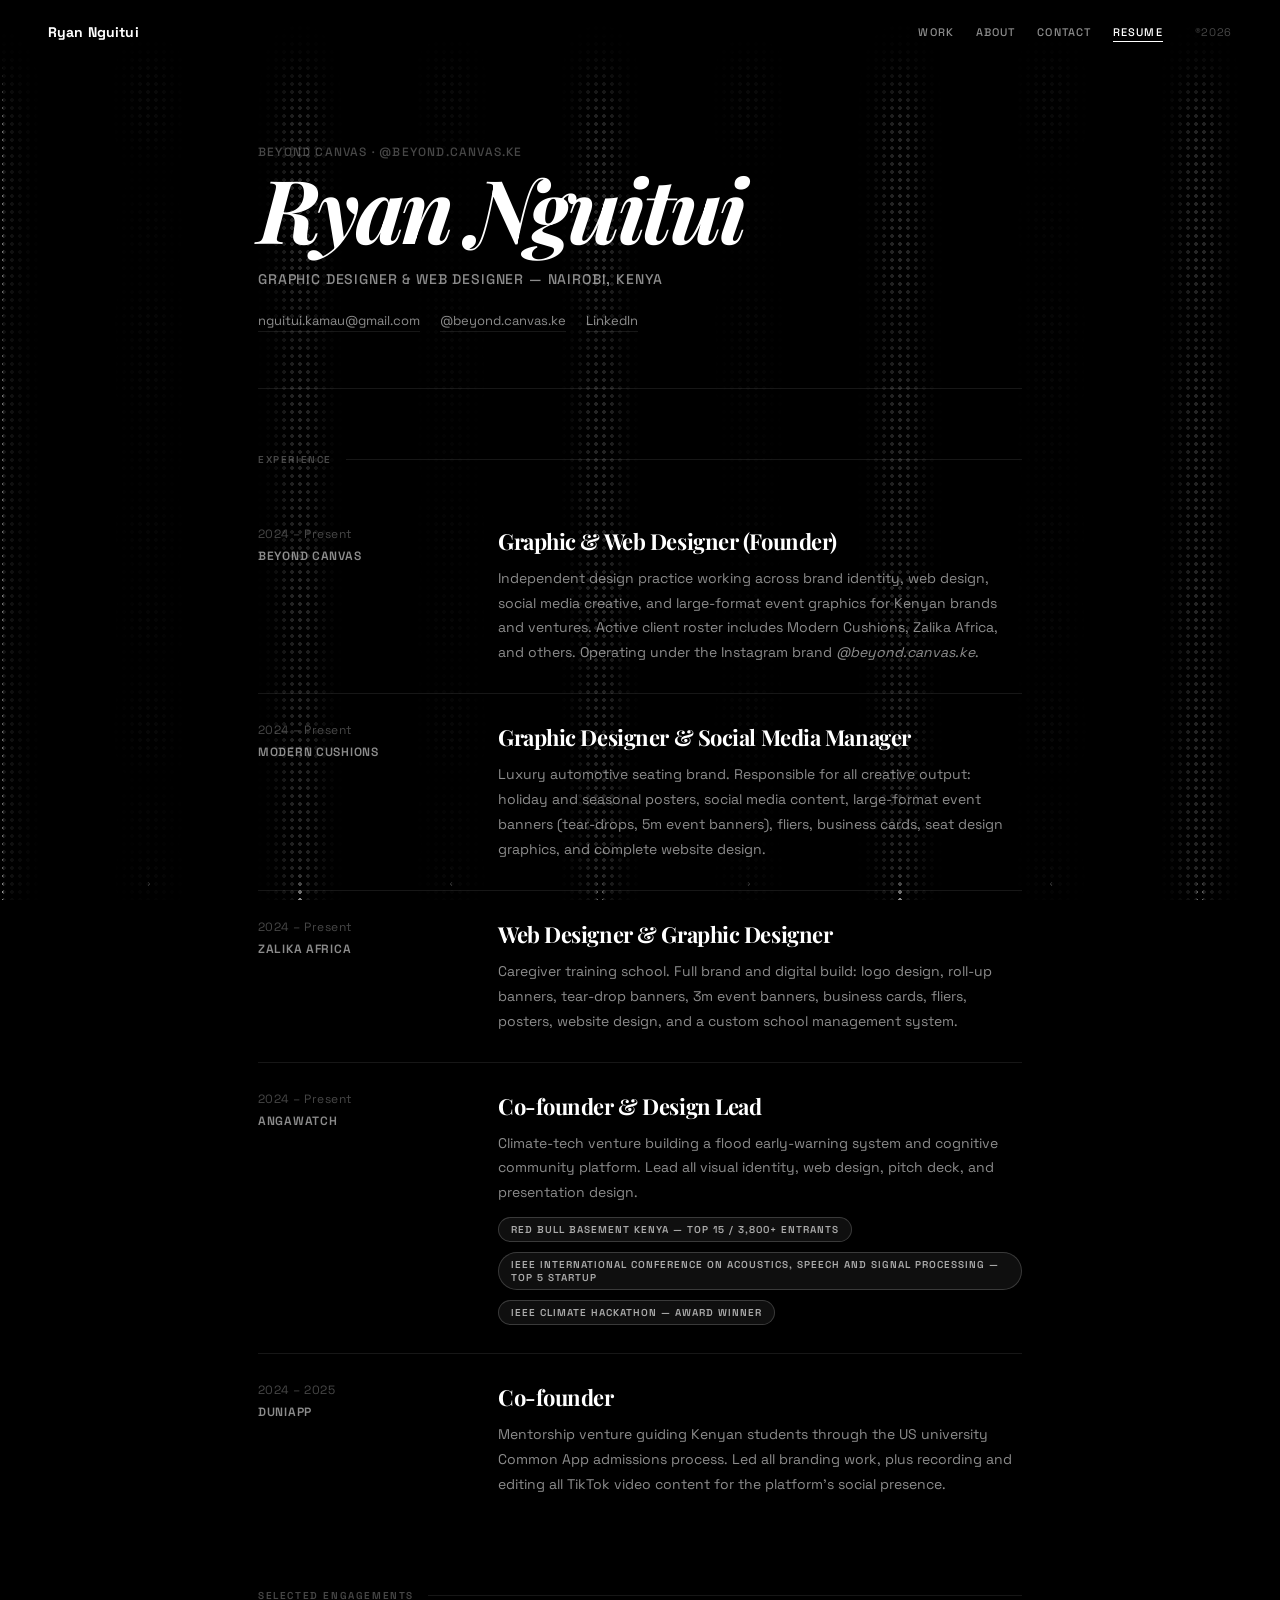
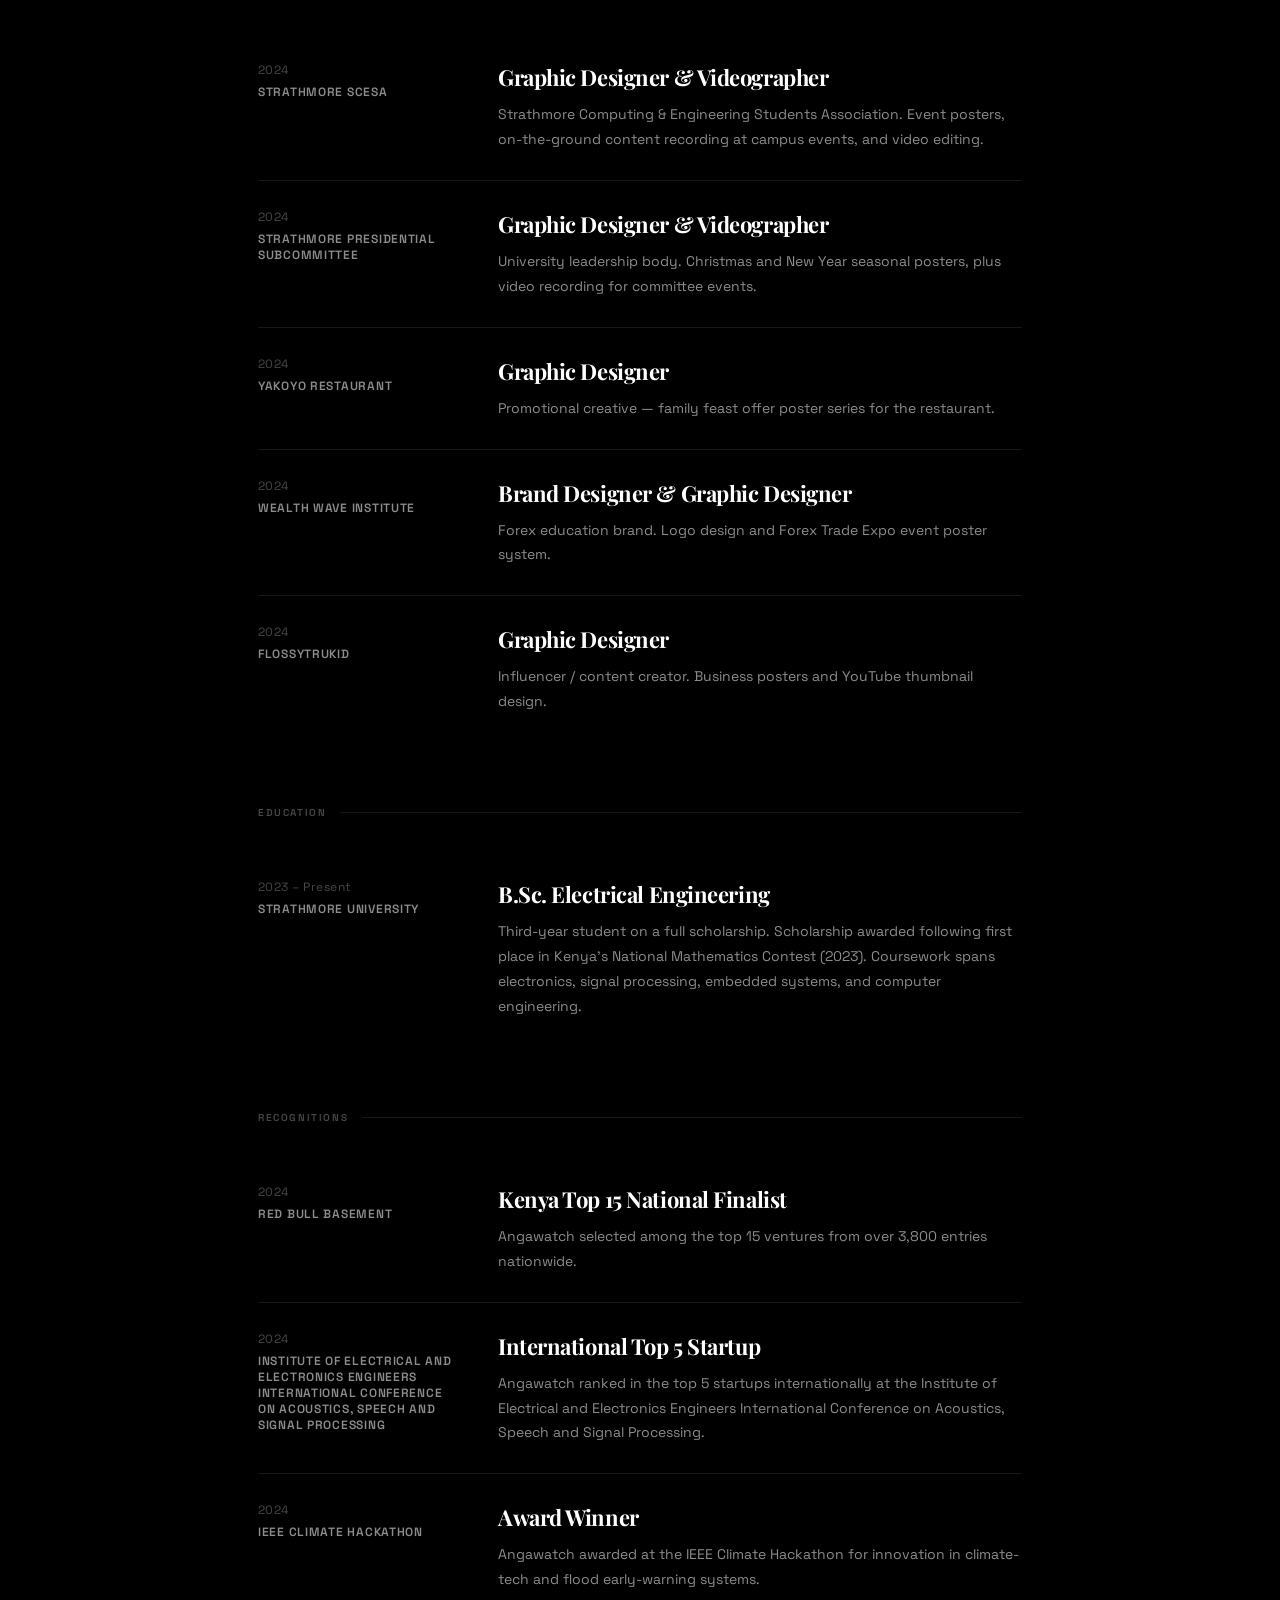
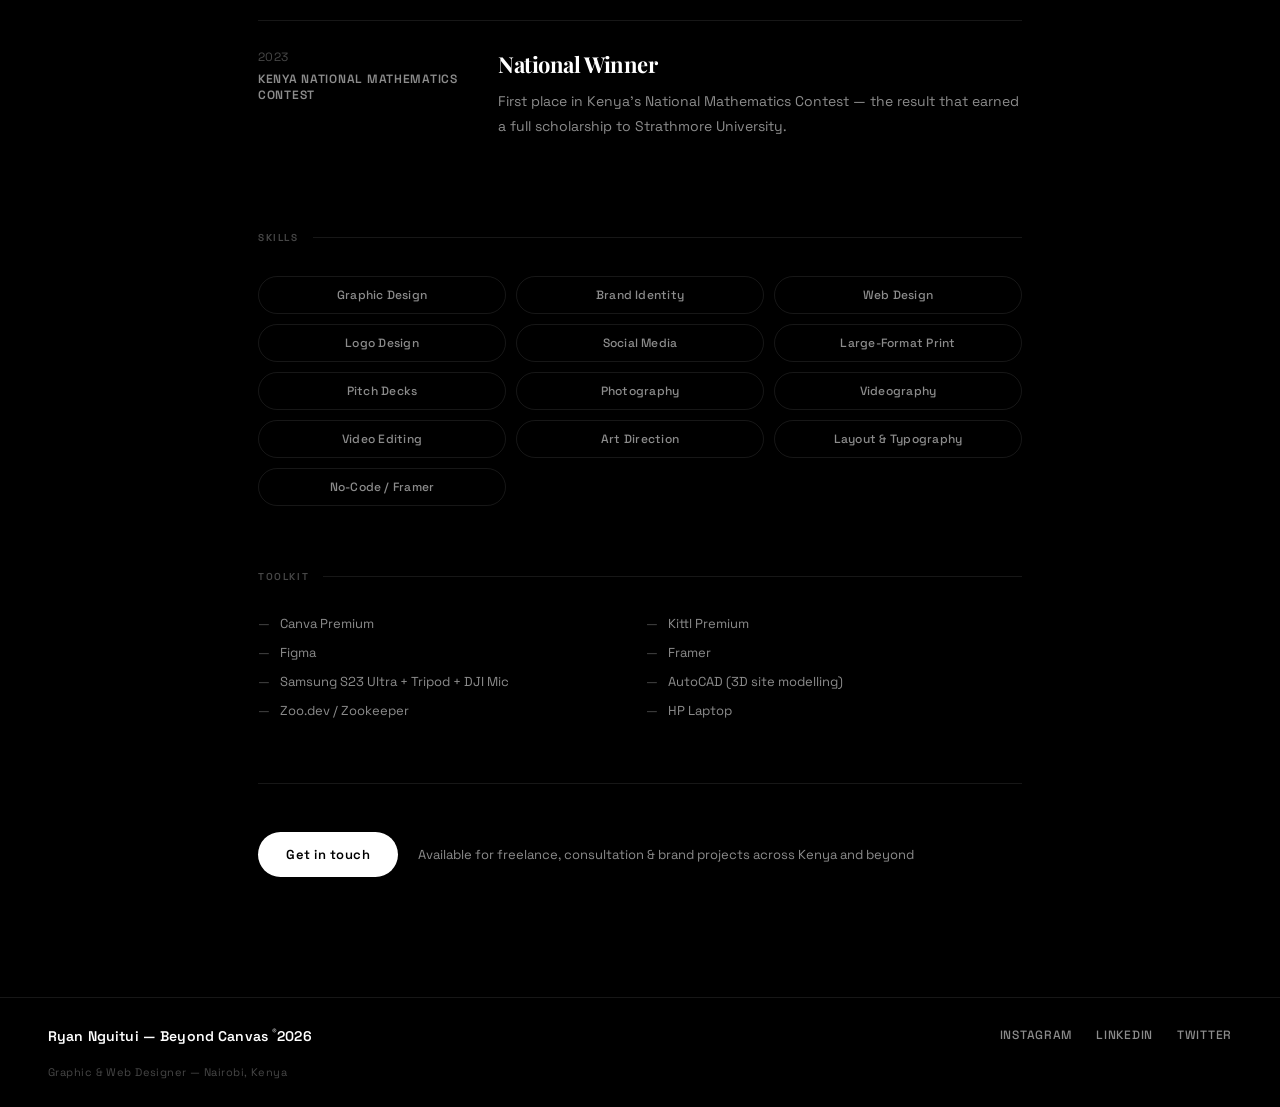
<file: resume.html>
<!DOCTYPE html>
<html lang="en">

<head>
    <meta charset="UTF-8">
    <meta name="viewport" content="width=device-width, initial-scale=1.0, maximum-scale=1.0, user-scalable=no, viewport-fit=cover">
    <title>Resume — Ryan Nguitui · Beyond Canvas</title>
    <link rel="preconnect" href="https://fonts.googleapis.com">
    <link rel="preconnect" href="https://fonts.gstatic.com" crossorigin>
    <link
        href="https://fonts.googleapis.com/css2?family=Space+Grotesk:wght@400;500;600;700&family=Playfair+Display:ital,wght@0,400;0,700;1,400;1,700&display=swap"
        rel="stylesheet">
    <script src="https://cdn.jsdelivr.net/npm/gsap@3.12.5/dist/gsap.min.js"></script>
    <link rel="stylesheet" href="css/styles.css">
    <style>
        .resume-page {
            max-width: 860px;
            margin-inline: auto;
            padding-inline: var(--pad-x);
            padding-block: calc(var(--nav-h) + 80px) 120px;
        }

        .resume-header {
            padding-bottom: 56px;
            border-bottom: 1px solid var(--border);
            margin-bottom: 64px;
        }

        .resume-name {
            font-family: var(--font-display);
            font-style: italic;
            font-size: clamp(52px, 7vw, 88px);
            font-weight: 700;
            letter-spacing: -0.04em;
            line-height: 0.95;
            margin-bottom: 20px;
        }

        .resume-handle {
            font-family: var(--font-sans);
            font-size: 12px;
            font-weight: 500;
            letter-spacing: .1em;
            text-transform: uppercase;
            color: var(--text3);
            margin-bottom: 6px;
        }

        .resume-role {
            font-family: var(--font-sans);
            font-size: 14px;
            font-weight: 500;
            letter-spacing: .06em;
            text-transform: uppercase;
            color: var(--text2);
            margin-bottom: 24px;
        }

        .resume-contact {
            display: flex;
            flex-wrap: wrap;
            gap: 20px;
        }

        .resume-contact a {
            font-family: var(--font-sans);
            font-size: 13px;
            color: var(--text2);
            border-bottom: 1px solid var(--border);
            padding-bottom: 2px;
            transition: color .2s, border-color .2s;
        }

        .resume-contact a:hover {
            color: var(--text);
            border-color: rgba(255, 255, 255, .35);
        }

        .r-section {
            margin-bottom: 64px;
        }

        .r-section-title {
            font-family: var(--font-sans);
            font-size: 10px;
            font-weight: 600;
            letter-spacing: .16em;
            text-transform: uppercase;
            color: var(--text3);
            margin-bottom: 32px;
            display: flex;
            align-items: center;
            gap: 14px;
        }

        .r-section-title::after {
            content: '';
            flex: 1;
            height: 1px;
            background: var(--border);
        }

        .r-item {
            display: grid;
            grid-template-columns: 200px 1fr;
            gap: 40px;
            padding-block: 28px;
            border-bottom: 1px solid var(--border);
        }

        .r-item:last-child {
            border-bottom: none;
        }

        .r-date {
            font-family: var(--font-sans);
            font-size: 12px;
            color: var(--text3);
            letter-spacing: .04em;
            margin-bottom: 6px;
        }

        .r-company {
            font-family: var(--font-sans);
            font-size: 12px;
            font-weight: 600;
            letter-spacing: .06em;
            text-transform: uppercase;
            color: var(--text2);
        }

        .r-title {
            font-family: var(--font-display);
            font-size: 22px;
            font-weight: 700;
            letter-spacing: -0.02em;
            margin-bottom: 10px;
        }

        .r-desc {
            font-family: var(--font-sans);
            font-size: 14px;
            line-height: 1.78;
            color: var(--text2);
        }

        /* Recognition badges */
        .badge-row {
            display: flex;
            flex-wrap: wrap;
            gap: 10px;
            margin-top: 12px;
        }

        .badge {
            font-family: var(--font-sans);
            font-size: 10px;
            font-weight: 600;
            letter-spacing: .1em;
            text-transform: uppercase;
            color: rgba(255, 255, 255, .65);
            border: 1px solid rgba(255, 255, 255, .18);
            background: rgba(255, 255, 255, .06);
            padding: 5px 12px;
            border-radius: 999px;
        }

        .skills-grid {
            display: grid;
            grid-template-columns: repeat(3, 1fr);
            gap: 10px;
        }

        .skill-pill {
            font-family: var(--font-sans);
            padding: 10px 16px;
            border: 1px solid var(--border);
            border-radius: 999px;
            font-size: 12px;
            font-weight: 500;
            color: var(--text2);
            text-align: center;
            transition: border-color .2s, color .2s;
        }

        .skill-pill:hover {
            border-color: var(--border2);
            color: var(--text);
        }

        .toolkit-grid {
            display: grid;
            grid-template-columns: repeat(2, 1fr);
            gap: 12px;
            margin-top: 4px;
        }

        .toolkit-item {
            font-family: var(--font-sans);
            font-size: 13px;
            color: var(--text2);
            display: flex;
            align-items: center;
            gap: 10px;
        }

        .toolkit-item::before {
            content: '—';
            color: var(--text3);
            flex-shrink: 0;
        }

        .resume-cta {
            display: flex;
            align-items: center;
            gap: 20px;
            padding-top: 48px;
            border-top: 1px solid var(--border);
            margin-top: 64px;
        }

        @media (max-width: 640px) {
            .r-item {
                grid-template-columns: 1fr;
                gap: 8px;
            }

            .skills-grid {
                grid-template-columns: repeat(2, 1fr);
            }

            .toolkit-grid {
                grid-template-columns: 1fr;
            }

            .resume-cta {
                flex-direction: column;
                align-items: flex-start;
            }
        }
    </style>
</head>

<body>

    <div class="magnetic-cursor" id="magnetic-cursor" aria-hidden="true"></div>

    <!-- NAV -->
    <header class="nav scrolled" id="nav">
        <div class="nav-inner">
            <a href="index.html" class="nav-logo" data-magnetic>Ryan Nguitui</a>
            <nav class="nav-links">
                <a href="index.html#work" class="nav-link">Work</a>
                <a href="index.html#about" class="nav-link">About</a>
                <a href="index.html#contact" class="nav-link">Contact</a>
                <a href="resume.html" class="nav-link active">Resume</a>
            </nav>
            <span class="nav-year">®2026</span>
            <button class="burger" id="burger" aria-label="Menu" aria-expanded="false">
                <span></span><span></span>
            </button>
        </div>
        <div class="mobile-menu" id="mobile-menu" aria-hidden="true">
            <a href="index.html#work" class="m-link">Work</a>
            <a href="index.html#about" class="m-link">About</a>
            <a href="index.html#contact" class="m-link">Contact</a>
            <a href="resume.html" class="m-link">Resume</a>
        </div>
    </header>

    <!-- RESUME CONTENT -->
    <main class="resume-page">

        <header class="resume-header fade-up">
            <p class="resume-handle">Beyond Canvas · @beyond.canvas.ke</p>
            <h1 class="resume-name">Ryan Nguitui</h1>
            <p class="resume-role">Graphic Designer &amp; Web Designer — Nairobi, Kenya</p>
            <div class="resume-contact">
                <a href="mailto:nguitui.kamau@gmail.com">nguitui.kamau@gmail.com</a>
                <a href="https://instagram.com/beyond.canvas.ke" target="_blank" rel="noopener">@beyond.canvas.ke</a>
                <a href="https://www.linkedin.com/in/ryan-nguitui/" target="_blank" rel="noopener">LinkedIn</a>
            </div>
        </header>

        <!-- Experience -->
        <section class="r-section fade-up">
            <p class="r-section-title">Experience</p>

            <div class="r-item">
                <div class="r-item-meta">
                    <p class="r-date">2024 – Present</p>
                    <p class="r-company">Beyond Canvas</p>
                </div>
                <div class="r-item-body">
                    <h2 class="r-title">Graphic &amp; Web Designer (Founder)</h2>
                    <p class="r-desc">Independent design practice working across brand identity, web design, social
                        media creative, and large-format event graphics for Kenyan brands and ventures. Active client
                        roster includes Modern Cushions, Zalika Africa, and others. Operating under the Instagram brand
                        <em>@beyond.canvas.ke</em>.</p>
                </div>
            </div>

            <div class="r-item">
                <div class="r-item-meta">
                    <p class="r-date">2024 – Present</p>
                    <p class="r-company">Modern Cushions</p>
                </div>
                <div class="r-item-body">
                    <h2 class="r-title">Graphic Designer &amp; Social Media Manager</h2>
                    <p class="r-desc">Luxury automotive seating brand. Responsible for all creative output: holiday and
                        seasonal posters, social media content, large-format event banners (tear-drops, 5m event
                        banners), fliers, business cards, seat design graphics, and complete website design.</p>
                </div>
            </div>

            <div class="r-item">
                <div class="r-item-meta">
                    <p class="r-date">2024 – Present</p>
                    <p class="r-company">Zalika Africa</p>
                </div>
                <div class="r-item-body">
                    <h2 class="r-title">Web Designer &amp; Graphic Designer</h2>
                    <p class="r-desc">Caregiver training school. Full brand and digital build: logo design, roll-up
                        banners, tear-drop banners, 3m event banners, business cards, fliers, posters, website design,
                        and a custom school management system.</p>
                </div>
            </div>

            <div class="r-item">
                <div class="r-item-meta">
                    <p class="r-date">2024 – Present</p>
                    <p class="r-company">Angawatch</p>
                </div>
                <div class="r-item-body">
                    <h2 class="r-title">Co-founder &amp; Design Lead</h2>
                    <p class="r-desc">Climate-tech venture building a flood early-warning system and cognitive community
                        platform. Lead all visual identity, web design, pitch deck, and presentation design. </p>
                    <div class="badge-row">
                        <span class="badge">Red Bull Basement Kenya — Top 15 / 3,800+ entrants</span>
                        <span class="badge">IEEE International Conference on Acoustics, Speech and Signal Processing — Top 5 Startup</span>
                        <span class="badge">IEEE Climate Hackathon — Award Winner</span>
                    </div>
                </div>
            </div>

            <div class="r-item">
                <div class="r-item-meta">
                    <p class="r-date">2024 – 2025</p>
                    <p class="r-company">DuniApp</p>
                </div>
                <div class="r-item-body">
                    <h2 class="r-title">Co-founder</h2>
                    <p class="r-desc">Mentorship venture guiding Kenyan students through the US university Common App
                        admissions process. Led all branding work, plus recording and editing all TikTok video content
                        for the platform's social presence.</p>
                </div>
            </div>

        </section>

        <!-- Selected Engagements -->
        <section class="r-section fade-up">
            <p class="r-section-title">Selected Engagements</p>

            <div class="r-item">
                <div class="r-item-meta">
                    <p class="r-date">2024</p>
                    <p class="r-company">Strathmore SCESA</p>
                </div>
                <div class="r-item-body">
                    <h2 class="r-title">Graphic Designer &amp; Videographer</h2>
                    <p class="r-desc">Strathmore Computing &amp; Engineering Students Association. Event posters,
                        on-the-ground content recording at campus events, and video editing.</p>
                </div>
            </div>

            <div class="r-item">
                <div class="r-item-meta">
                    <p class="r-date">2024</p>
                    <p class="r-company">Strathmore Presidential Subcommittee</p>
                </div>
                <div class="r-item-body">
                    <h2 class="r-title">Graphic Designer &amp; Videographer</h2>
                    <p class="r-desc">University leadership body. Christmas and New Year seasonal posters, plus video
                        recording for committee events.</p>
                </div>
            </div>

            <div class="r-item">
                <div class="r-item-meta">
                    <p class="r-date">2024</p>
                    <p class="r-company">Yakoyo Restaurant</p>
                </div>
                <div class="r-item-body">
                    <h2 class="r-title">Graphic Designer</h2>
                    <p class="r-desc">Promotional creative — family feast offer poster series for the restaurant.</p>
                </div>
            </div>

            <div class="r-item">
                <div class="r-item-meta">
                    <p class="r-date">2024</p>
                    <p class="r-company">Wealth Wave Institute</p>
                </div>
                <div class="r-item-body">
                    <h2 class="r-title">Brand Designer &amp; Graphic Designer</h2>
                    <p class="r-desc">Forex education brand. Logo design and Forex Trade Expo event poster system.</p>
                </div>
            </div>

            <div class="r-item">
                <div class="r-item-meta">
                    <p class="r-date">2024</p>
                    <p class="r-company">Flossytrukid</p>
                </div>
                <div class="r-item-body">
                    <h2 class="r-title">Graphic Designer</h2>
                    <p class="r-desc">Influencer / content creator. Business posters and YouTube thumbnail design.</p>
                </div>
            </div>

        </section>

        <!-- Education -->
        <section class="r-section fade-up">
            <p class="r-section-title">Education</p>
            <div class="r-item">
                <div class="r-item-meta">
                    <p class="r-date">2023 – Present</p>
                    <p class="r-company">Strathmore University</p>
                </div>
                <div class="r-item-body">
                    <h2 class="r-title">B.Sc. Electrical Engineering</h2>
                    <p class="r-desc">Third-year student on a full scholarship. Scholarship awarded following first
                        place in Kenya's National Mathematics Contest (2023). Coursework spans electronics, signal
                        processing, embedded systems, and computer engineering.</p>
                </div>
            </div>
        </section>

        <!-- Recognitions -->
        <section class="r-section fade-up">
            <p class="r-section-title">Recognitions</p>

            <div class="r-item">
                <div class="r-item-meta">
                    <p class="r-date">2024</p>
                    <p class="r-company">Red Bull Basement</p>
                </div>
                <div class="r-item-body">
                    <h2 class="r-title">Kenya Top 15 National Finalist</h2>
                    <p class="r-desc">Angawatch selected among the top 15 ventures from over 3,800 entries nationwide.
                    </p>
                </div>
            </div>

            <div class="r-item">
                <div class="r-item-meta">
                    <p class="r-date">2024</p>
                    <p class="r-company">Institute of Electrical and Electronics Engineers International Conference on Acoustics, Speech and Signal Processing</p>
                </div>
                <div class="r-item-body">
                    <h2 class="r-title">International Top 5 Startup</h2>
                    <p class="r-desc">Angawatch ranked in the top 5 startups internationally at the Institute of Electrical and Electronics Engineers International Conference on Acoustics, Speech and Signal Processing.</p>
                </div>
            </div>

            <div class="r-item">
                <div class="r-item-meta">
                    <p class="r-date">2024</p>
                    <p class="r-company">IEEE Climate Hackathon</p>
                </div>
                <div class="r-item-body">
                    <h2 class="r-title">Award Winner</h2>
                    <p class="r-desc">Angawatch awarded at the IEEE Climate Hackathon for innovation in climate-tech and
                        flood early-warning systems.</p>
                </div>
            </div>

            <div class="r-item">
                <div class="r-item-meta">
                    <p class="r-date">2023</p>
                    <p class="r-company">Kenya National Mathematics Contest</p>
                </div>
                <div class="r-item-body">
                    <h2 class="r-title">National Winner</h2>
                    <p class="r-desc">First place in Kenya's National Mathematics Contest — the result that earned a
                        full scholarship to Strathmore University.</p>
                </div>
            </div>

        </section>

        <!-- Skills -->
        <section class="r-section fade-up">
            <p class="r-section-title">Skills</p>
            <div class="skills-grid">
                <span class="skill-pill">Graphic Design</span>
                <span class="skill-pill">Brand Identity</span>
                <span class="skill-pill">Web Design</span>
                <span class="skill-pill">Logo Design</span>
                <span class="skill-pill">Social Media</span>
                <span class="skill-pill">Large-Format Print</span>
                <span class="skill-pill">Pitch Decks</span>
                <span class="skill-pill">Photography</span>
                <span class="skill-pill">Videography</span>
                <span class="skill-pill">Video Editing</span>
                <span class="skill-pill">Art Direction</span>
                <span class="skill-pill">Layout &amp; Typography</span>
                <span class="skill-pill">No-Code / Framer</span>
            </div>
        </section>

        <!-- Toolkit -->
        <section class="r-section fade-up">
            <p class="r-section-title">Toolkit</p>
            <div class="toolkit-grid">
                <span class="toolkit-item">Canva Premium</span>
                <span class="toolkit-item">Kittl Premium</span>
                <span class="toolkit-item">Figma</span>
                <span class="toolkit-item">Framer</span>
                <span class="toolkit-item">Samsung S23 Ultra + Tripod + DJI Mic</span>
                <span class="toolkit-item">AutoCAD (3D site modelling)</span>
                <span class="toolkit-item">Zoo.dev / Zookeeper</span>
                <span class="toolkit-item">HP Laptop</span>
            </div>
        </section>

        <!-- CTA -->
        <div class="resume-cta fade-up">
            <a href="mailto:nguitui.kamau@gmail.com" class="btn-white" data-magnetic>Get in touch</a>
            <span style="font-family:var(--font-sans);font-size:13px;color:var(--text2);">
                Available for freelance, consultation &amp; brand projects across Kenya and beyond
            </span>
        </div>

    </main>

    <!-- FOOTER -->
    <footer class="footer">
        <div class="footer-inner">
            <a href="index.html" class="footer-logo">Ryan Nguitui — Beyond Canvas <sup>®</sup>2026</a>
            <nav class="footer-social">
                <a href="https://instagram.com/beyond.canvas.ke" target="_blank" rel="noopener"
                    data-magnetic>Instagram</a>
                <a href="https://www.linkedin.com/in/ryan-nguitui/" target="_blank" rel="noopener" data-magnetic>LinkedIn</a>
                <a href="https://twitter.com" target="_blank" rel="noopener" data-magnetic>Twitter</a>
            </nav>
            <span class="footer-copy">Graphic &amp; Web Designer — Nairobi, Kenya</span>
        </div>
    </footer>

    <script src="js/main.js"></script>
    <script>document.getElementById('nav').classList.add('scrolled');</script>
</body>

</html>
</file>
<file: css/styles.css>
/* ======================================================
   RYAN NGUITUI — BEYOND CANVAS PORTFOLIO
   Space Grotesk + Playfair Display
   GSAP Magnetic Cursor
   ====================================================== */

/* ======================================================
   1. RESET
   ====================================================== */
*,
*::before,
*::after {
    box-sizing: border-box;
    margin: 0;
    padding: 0;
}

html {
    scroll-behavior: smooth;
    -webkit-text-size-adjust: 100%;
}

ul,
ol {
    list-style: none;
}

img,
video {
    max-width: 100%;
    display: block;
}

a {
    text-decoration: none;
    color: inherit;
}

button {
    border: none;
    background: none;
    font: inherit;
}

/* ======================================================
   2. DESIGN TOKENS
   ====================================================== */
:root {
    --bg: #000000;
    --text: #FFFFFF;
    --text2: rgba(255, 255, 255, 0.55);
    /* raised from .42 for readability */
    --text3: rgba(255, 255, 255, 0.28);
    --border: rgba(255, 255, 255, 0.09);
    --border2: rgba(255, 255, 255, 0.16);

    /* Fonts */
    --font-display: 'Playfair Display', Georgia, serif;
    --font-sans: 'Space Grotesk', -apple-system, sans-serif;
    /* Keep --font-serif alias for project.css compatibility */
    --font-serif: 'Playfair Display', Georgia, serif;

    --nav-h: 64px;
    --pad-x: 48px;
    --max-w: 1380px;

    --ease: cubic-bezier(0.16, 1, 0.3, 1);
    --ease-io: cubic-bezier(0.33, 1, 0.68, 1);
}

/* ======================================================
   2b. LIGHT THEME
   ====================================================== */
html.light {
    --bg: #f5f0ea;
    --text: #0a0a0a;
    --text2: rgba(10, 10, 10, 0.55);
    --text3: rgba(10, 10, 10, 0.28);
    --border: rgba(10, 10, 10, 0.09);
    --border2: rgba(10, 10, 10, 0.16);
}

html.light body {
    background: var(--bg);
    color: var(--text);
}

/* ======================================================
   2c. NEWTON'S CRADLE PRELOADER
   ====================================================== */
.site-loader {
    position: fixed;
    inset: 0;
    z-index: 100000;
    display: flex;
    flex-direction: column;
    align-items: center;
    justify-content: center;
    gap: 22px;
    background: var(--bg);
    color: var(--text);
    opacity: 1;
    visibility: visible;
    transition: opacity .45s var(--ease), visibility .45s var(--ease);
}

.site-loader.is-hidden {
    opacity: 0;
    visibility: hidden;
    pointer-events: none;
}

.newtons-cradle {
    --uib-size: 58px;
    --uib-speed: 1.2s;
    --uib-color: var(--text);
    position: relative;
    display: flex;
    align-items: center;
    justify-content: center;
    width: var(--uib-size);
    height: var(--uib-size);
}

.newtons-cradle__dot {
    position: relative;
    display: flex;
    align-items: center;
    height: 100%;
    width: 25%;
    transform-origin: center top;
}

.newtons-cradle__dot::after {
    content: '';
    display: block;
    width: 100%;
    height: 25%;
    border-radius: 50%;
    background-color: var(--uib-color);
}

.newtons-cradle__dot:first-child {
    animation: loaderSwing var(--uib-speed) linear infinite;
}

.newtons-cradle__dot:last-child {
    animation: loaderSwing2 var(--uib-speed) linear infinite;
}

.loader-text {
    font-family: var(--font-sans);
    font-size: 11px;
    font-weight: 700;
    letter-spacing: .16em;
    text-transform: uppercase;
    color: var(--text2);
}

@keyframes loaderSwing {
    0% {
        transform: rotate(0deg);
        animation-timing-function: ease-out;
    }

    25% {
        transform: rotate(70deg);
        animation-timing-function: ease-in;
    }

    50% {
        transform: rotate(0deg);
        animation-timing-function: linear;
    }
}

@keyframes loaderSwing2 {
    0% {
        transform: rotate(0deg);
        animation-timing-function: linear;
    }

    50% {
        transform: rotate(0deg);
        animation-timing-function: ease-out;
    }

    75% {
        transform: rotate(-70deg);
        animation-timing-function: ease-in;
    }
}

/* Nav in light mode */
html.light .nav.scrolled {
    background: rgba(245, 240, 234, .92);
    border-bottom-color: var(--border);
}
html.light .mobile-menu {
    background: var(--bg);
}
html.light .burger span {
    background: #0a0a0a;
}
html.light .m-link { color: #0a0a0a; }
html.light .m-social a { color: rgba(10, 10, 10, 0.55); }
html.light .m-social a:hover { color: #0a0a0a; }

/* Hero */
html.light .hero-title { color: var(--text); }
html.light .portrait-img { filter: grayscale(0%); }

/* Hero tagline */
html.light .hero-tagline { color: rgba(10, 10, 10, 0.55); }

/* Scroll hint */
html.light .scroll-hint-label { color: rgba(10, 10, 10, .38); }
html.light .scroll-hint-line { background: rgba(10, 10, 10, .3); }

/* Watermark */
html.light .ryan-watermark { color: rgba(10, 10, 10, .30); }

/* Card stack */
html.light .stack-card { border-color: rgba(10, 10, 10, .10); }
html.light .stack-card-content {
    background: rgba(245, 240, 234, 0.92);
    border-top-color: rgba(10, 10, 10, .08);
}
html.light .stack-card-title { color: #0a0a0a; }
html.light .stack-card-tag { color: rgba(10, 10, 10, .5); }
html.light .stack-card-cat { color: rgba(10, 10, 10, .6); }
html.light .stack-card-cta { color: #0a0a0a; border-color: rgba(10, 10, 10, .4); }
html.light .stack-dot { background: rgba(10, 10, 10, .2); }
html.light .stack-dot.is-active { background: #0a0a0a; }
html.light .client-fit-card {
    background: rgba(10, 10, 10, 0.04);
    border-color: rgba(10, 10, 10, 0.10);
}
html.light .case-block,
html.light .case-visual {
    background: rgba(10, 10, 10, 0.045);
    border-color: rgba(10, 10, 10, 0.10);
}
html.light .case-block p,
html.light .case-before p {
    color: rgba(10, 10, 10, 0.72);
}

/* Sticky gallery */
html.light .sticky-gallery { background: var(--bg); }

/* CTA glass */
html.light .cta-glass {
    color: #0a0a0a;
    background: rgba(10, 10, 10, 0.06);
    border-color: rgba(10, 10, 10, 0.16);
    box-shadow: 0 6px 24px rgba(0, 0, 0, 0.08), inset 0 1px 0 rgba(255, 255, 255, 0.5);
}
html.light .cta-glass:hover {
    background: rgba(10, 10, 10, 0.10);
    border-color: rgba(10, 10, 10, 0.3);
}

/* Testimonials */
html.light .testi-public { color: var(--text); }
html.light .testi-mark { color: rgba(10, 10, 10, .14); }

/* Contact */
html.light .contact-email { color: var(--text2); border-bottom-color: var(--border2); }
html.light .contact-email:hover { color: var(--text); border-color: rgba(10, 10, 10, .4); }

/* Post-testi CTA */
html.light .post-testi-line { color: var(--text); }

/* Footer */
html.light .footer-social a { color: var(--text2); }
html.light .footer-social a:hover { color: var(--text); }

/* Project modal */
html.light .proj-modal { background: #ece6dd; border-color: var(--border2); }
html.light .proj-modal-backdrop { background: rgba(245, 240, 234, 0.82); }
html.light .proj-modal-title { color: #0a0a0a; }
html.light .proj-modal-desc { color: rgba(10, 10, 10, 0.72); }

/* Magnetic cursor */
html.light .magnetic-cursor {
    background: #0a0a0a;
}

/* About section — cream background in light mode */
html.light .about-section {
    background: #ebe4d6;
}
html.light .about-desc { color: #0a0a0a; }
html.light .skill-pill:hover { border-color: rgba(10, 10, 10, .35); }

/* Falling pattern — hide in light mode */
html.light .falling-pattern-ctn { opacity: 0 !important; }

/* ======================================================
   3. BASE
   ====================================================== */
body {
    font-family: var(--font-sans);
    background: var(--bg);
    color: var(--text);
    overflow-x: hidden;
    -webkit-font-smoothing: antialiased;
}

/* Magnetic cursor active — JS adds .has-magnetic-cursor to <html> only when GSAP
   loaded successfully on a non-touch device. If GSAP CDN fails, the native cursor
   stays visible (no class added) so visitors aren't left with nothing. */
.has-magnetic-cursor,
.has-magnetic-cursor body,
.has-magnetic-cursor a,
.has-magnetic-cursor button,
.has-magnetic-cursor [data-magnetic] {
    cursor: none;
}

/* ======================================================
   4. MAGNETIC CURSOR
   Single white circle — mix-blend-mode: exclusion
   GSAP handles all position, scale, rotation
   ====================================================== */
.magnetic-cursor {
    position: fixed;
    top: 0;
    left: 0;
    width: 40px;
    height: 40px;
    border-radius: 50%;
    background: #FFFFFF;
    mix-blend-mode: exclusion;
    pointer-events: none;
    z-index: 99999;
    will-change: transform, width, height, border-radius;
    /* contrast boost so it's visible on dark backgrounds */
    backdrop-filter: contrast(1.5);
    -webkit-backdrop-filter: contrast(1.5);
    opacity: 0;
    /* starts invisible; JS fades in on first move */
}

/* ======================================================
   5. WATERMARK
   ====================================================== */
.ryan-watermark {
    position: fixed;
    bottom: 32px;
    right: var(--pad-x);
    font-family: var(--font-sans);
    font-size: 14px;
    font-weight: 500;
    letter-spacing: 0.01em;
    color: rgba(255, 255, 255, .45);
    z-index: 900;
    pointer-events: none;
    opacity: 0;
    transform: translateY(8px);
    transition: opacity .6s var(--ease), transform .6s var(--ease);
}

.ryan-watermark sup {
    font-size: 9px;
    vertical-align: super;
    font-weight: 400;
}

.ryan-watermark.show {
    opacity: 1;
    transform: translateY(0);
}

/* ======================================================
   6. NAVIGATION
   ====================================================== */
.nav {
    position: fixed;
    inset-block-start: 0;
    inset-inline: 0;
    z-index: 1000;
    height: var(--nav-h);
    border-bottom: 1px solid transparent;
    transition: border-color .3s, background .3s;
}

.nav.scrolled {
    border-bottom-color: var(--border);
    background: rgba(10, 10, 10, .88);
    backdrop-filter: blur(20px);
    -webkit-backdrop-filter: blur(20px);
}

.nav-inner {
    max-width: var(--max-w);
    margin-inline: auto;
    padding-inline: var(--pad-x);
    height: 100%;
    display: flex;
    align-items: center;
    gap: 32px;
}

.nav-logo {
    font-family: var(--font-sans);
    font-size: 14px;
    font-weight: 700;
    letter-spacing: .01em;
    color: var(--text);
    transition: opacity .2s;
    flex-shrink: 0;
}

.nav-logo:hover {
    opacity: .5;
}

.nav-links {
    display: flex;
    align-items: center;
    gap: 22px;
    margin-inline-start: auto;
}

.nav-link {
    font-family: var(--font-sans);
    font-size: 11px;
    font-weight: 500;
    letter-spacing: .1em;
    text-transform: uppercase;
    color: var(--text2);
    position: relative;
    transition: color .2s;
}

.nav-link::after {
    content: '';
    position: absolute;
    bottom: -3px;
    left: 0;
    right: 0;
    height: 1px;
    background: var(--text);
    transform: scaleX(0);
    transform-origin: left;
    transition: transform .3s var(--ease);
}

.nav-link:hover,
.nav-link.active {
    color: var(--text);
}

.nav-link:hover::after,
.nav-link.active::after {
    transform: scaleX(1);
}

.nav-year {
    font-size: 11px;
    color: var(--text3);
    letter-spacing: .06em;
    flex-shrink: 0;
}

/* Theme toggle */
.theme-toggle {
    display: flex;
    align-items: center;
    justify-content: center;
    width: 36px;
    height: 36px;
    border-radius: 50%;
    background: rgba(255, 255, 255, 0.08);
    border: 1px solid rgba(255, 255, 255, 0.12);
    color: var(--text2);
    cursor: pointer;
    transition: background .25s, border-color .25s, color .25s;
    flex-shrink: 0;
    padding: 0;
}
.theme-toggle:hover {
    background: rgba(255, 255, 255, 0.14);
    border-color: rgba(255, 255, 255, 0.25);
    color: var(--text);
}
html.light .theme-toggle {
    background: rgba(10, 10, 10, 0.06);
    border-color: rgba(10, 10, 10, 0.12);
    color: rgba(10, 10, 10, 0.55);
}
html.light .theme-toggle:hover {
    background: rgba(10, 10, 10, 0.12);
    border-color: rgba(10, 10, 10, 0.25);
    color: #0a0a0a;
}
.theme-icon { display: block; }
.theme-icon-sun { display: none; }
html.light .theme-icon-moon { display: none; }
html.light .theme-icon-sun { display: block; }

/* Burger */
.burger {
    display: none;
    flex-direction: column;
    gap: 6px;
    padding: 6px;
}

.burger span {
    display: block;
    width: 20px;
    height: 1.5px;
    background: var(--text);
    transition: transform .3s var(--ease), opacity .2s;
}

.burger.open span:nth-child(1) {
    transform: translateY(7.5px) rotate(45deg);
}

.burger.open span:nth-child(2) {
    transform: translateY(-7.5px) rotate(-45deg);
}

/* Mobile menu */
.mobile-menu {
    position: fixed;
    inset: var(--nav-h) 0 0 0;
    background: var(--bg);
    padding: 48px var(--pad-x);
    display: flex;
    flex-direction: column;
    gap: 8px;
    transform: translateX(100%);
    transition: transform .4s var(--ease);
    z-index: 999;
    border-top: 1px solid var(--border);
}

.mobile-menu.open {
    transform: translateX(0);
}

.m-link {
    font-family: var(--font-display);
    font-size: clamp(40px, 8vw, 64px);
    font-weight: 700;
    letter-spacing: -0.02em;
    color: var(--text);
    line-height: 1.1;
    transition: opacity .2s;
}

.m-link:hover {
    opacity: .4;
}

.m-social {
    display: flex;
    flex-wrap: wrap;
    gap: 24px;
    padding-top: 32px;
    margin-top: auto;
    border-top: 1px solid var(--border);
}

.m-social a {
    font-size: 12px;
    letter-spacing: .08em;
    text-transform: uppercase;
    color: var(--text2);
    transition: color .2s;
}

.m-social a:hover {
    color: var(--text);
}

/* ======================================================
   7. HERO — Portrait + huge name only
   ====================================================== */
.hero {
    position: relative;
    min-height: 64svh;
    overflow: hidden;
}

.hero-grid {
    display: grid;
    grid-template-columns: 54fr 46fr;
    min-height: 64svh;
    align-items: stretch;
}

/* LEFT */
.hero-left {
    display: flex;
    flex-direction: column;
    justify-content: flex-start;
    gap: 22px;
    padding: calc(28px + var(--nav-h)) var(--pad-x) 40px clamp(48px, 10vw, 140px);
    border-right: none;
    position: relative;
    z-index: 2;
}

/* BIG name — Space Grotesk + Playfair italic for the second line */
.hero-title {
    font-family: var(--font-sans);
    font-size: clamp(72px, 10vw, 160px);
    font-weight: 700;
    line-height: 1.0;
    letter-spacing: -0.045em;
    color: var(--text);
}

/* The italic <em> uses Playfair Display */
.hero-title em {
    font-family: var(--font-display);
    font-style: italic;
    font-weight: 700;
}

.hero-tagline {
    font-family: var(--font-sans);
    font-size: clamp(15px, 1.3vw, 18px);
    font-weight: 400;
    line-height: 1.75;
    color: var(--text2);
    letter-spacing: .01em;
    max-width: 420px;
}

.tagline-short {
    display: none;
}

.hero-ctas {
    display: flex;
    align-items: center;
    gap: 12px;
    margin-top: 24px;
}

/* Glass CTA — primary "Let's Build" with brand-coloured icon */
.cta-glass {
    display: inline-flex;
    align-items: center;
    gap: 12px;
    padding: 14px 26px 14px 18px;
    border-radius: 999px;
    font-family: var(--font-sans);
    font-size: 14px;
    font-weight: 600;
    letter-spacing: .02em;
    color: #fff;
    background: rgba(255, 255, 255, 0.07);
    border: 1px solid rgba(255, 255, 255, 0.16);
    backdrop-filter: blur(18px) saturate(1.4);
    -webkit-backdrop-filter: blur(18px) saturate(1.4);
    box-shadow: 0 6px 24px rgba(0, 0, 0, 0.25), inset 0 1px 0 rgba(255, 255, 255, 0.08);
    transition: background .25s var(--ease), border-color .25s var(--ease), transform .25s var(--ease);
}

.cta-glass:hover {
    background: rgba(255, 255, 255, 0.12);
    border-color: rgba(255, 255, 255, 0.3);
    transform: translateY(-2px);
}

.cta-glass .cta-icon {
    display: inline-flex;
    align-items: center;
    justify-content: center;
    width: 26px;
    height: 26px;
    border-radius: 999px;
    background: #fff;
    flex-shrink: 0;
}

.cta-glass .cta-icon svg {
    display: block;
}

.cta-glass .cta-arrow {
    font-size: 16px;
    transition: transform .25s var(--ease);
}

.cta-glass:hover .cta-arrow {
    transform: translateX(3px);
}

.cta-mobile { display: none; }

/* Scroll hint */
.scroll-hint {
    position: absolute;
    bottom: 22px;
    left: 50%;
    transform: translateX(-50%);
    display: flex;
    flex-direction: column;
    align-items: center;
    gap: 8px;
    z-index: 3;
    opacity: 0;
    animation: heroIn .8s var(--ease) .5s forwards;
}

.scroll-hint-label {
    font-family: var(--font-sans);
    font-size: 9px;
    font-weight: 500;
    letter-spacing: .28em;
    text-transform: uppercase;
    color: rgba(255, 255, 255, .38);
}

.scroll-hint-line {
    display: block;
    width: 1px;
    height: 36px;
    background: rgba(255, 255, 255, .3);
    transform-origin: top center;
    animation: scrollDrop 2s ease-in-out 1s infinite;
}

@keyframes scrollDrop {
    0% {
        transform: scaleY(0);
        opacity: 0;
        transform-origin: top center;
    }

    40% {
        transform: scaleY(1);
        opacity: 1;
        transform-origin: top center;
    }

    60% {
        transform: scaleY(1);
        opacity: 1;
        transform-origin: bottom center;
    }

    100% {
        transform: scaleY(0);
        opacity: 0;
        transform-origin: bottom center;
    }
}

/* RIGHT — Portrait */
.hero-right {
    position: relative;
    overflow: hidden;
}



.portrait-img {
    position: absolute;
    inset: 0;
    transition: transform .8s var(--ease);
    transform-origin: center bottom;
    transform: scale(1.4);
    filter: grayscale(100%);
    -webkit-mask-image: linear-gradient(to right, transparent 0%, black 25%);
    mask-image: linear-gradient(to right, transparent 0%, black 25%);
}

.hero-right:hover .portrait-img {
    transform: scale(1.45);
}

/* Hero load animations */
.hero-title,
.hero-tagline {
    opacity: 0;
    transform: translateY(24px);
    animation: heroIn .8s var(--ease) forwards;
}

.hero-title {
    animation-delay: .1s;
}

.hero-tagline {
    animation-delay: .26s;
}

.portrait-img {
    opacity: 0;
    animation: fadeIn .9s var(--ease) .2s forwards;
}

@keyframes heroIn {
    to {
        opacity: 1;
        transform: translateY(0);
    }
}

@keyframes fadeIn {
    to {
        opacity: 1;
    }
}

/* Image cursor trail — injected by JS */
.trail-img {
    position: absolute;
    width: 155px;
    height: 195px;
    object-fit: cover;
    border-radius: 14px;
    pointer-events: none;
    user-select: none;
    transform: translate(-50%, -50%) scale(0);
    opacity: 0;
    transition: transform .3s var(--ease-io), opacity .25s;
    z-index: 20;
    will-change: transform, opacity;
}

.trail-img[data-status="active"] {
    transform: translate(-50%, -50%) scale(1);
    opacity: 1;
    transition: transform .5s var(--ease-io), opacity .35s;
}

/* ======================================================
   8. ABOUT SECTION
   ====================================================== */
.about-section {
    border-top: 1px solid var(--border);
    padding: 100px var(--pad-x) 88px;
}

.about-inner {
    max-width: var(--max-w);
    margin-inline: auto;
    display: flex;
    flex-direction: column;
    gap: 64px;
}

.about-top {
    display: flex;
    flex-direction: column;
    gap: 32px;
    max-width: none;
}

.about-eyebrow {
    display: flex;
    align-items: center;
    gap: 12px;
    font-family: var(--font-sans);
    font-size: 11px;
    font-weight: 500;
    text-transform: uppercase;
    letter-spacing: .12em;
    color: var(--text3);
}

.about-desc {
    font-family: var(--font-sans);
    font-size: clamp(24px, 2.4vw, 36px);
    line-height: 1.4;
    letter-spacing: -0.005em;
    color: #f5ede0;
    font-weight: 500;
    max-width: none;
}

.magic-word {
    display: inline;
    transition: opacity .2s ease;
}

.about-desc-mobile { display: none; }
.skills-mobile-more { display: none; }

.about-skills {
    padding-top: 28px;
    border-top: 1px solid var(--border);
    display: grid;
    grid-template-columns: minmax(0, 1fr) minmax(0, 1.35fr);
    gap: 20px;
    align-items: start;
}

.skills-col,
.arcade-col {
    min-width: 0;
    border: 1px solid var(--border);
    border-radius: 18px;
    background: rgba(255, 255, 255, 0.035);
}

.skills-col {
    padding: 26px;
}

.arcade-col {
    padding: 26px;
    display: grid;
    grid-template-columns: minmax(0, 1fr) 280px;
    grid-template-areas:
        "fit-label arcade-label"
        "fit-card tap-invite"
        "fit-card arcade-button"
        "arcade-foot arcade-foot";
    gap: 14px 24px;
    align-items: start;
}

.arcade-col > .col-label:first-child {
    grid-area: fit-label;
    margin-bottom: 0;
}

.bridge-title {
    max-width: 620px;
    margin: 0 0 20px;
    font-family: var(--font-display);
    font-style: italic;
    font-size: clamp(28px, 2.8vw, 42px);
    line-height: 1.08;
    letter-spacing: -0.035em;
    color: var(--text);
}

.col-label {
    font-family: var(--font-sans);
    font-size: 10px;
    font-weight: 600;
    letter-spacing: .14em;
    text-transform: uppercase;
    color: var(--text3);
    margin-bottom: 18px;
}

.skills-pills {
    display: flex;
    flex-wrap: wrap;
    gap: 10px;
}

.skill-pill {
    font-family: var(--font-sans);
    font-size: 13px;
    font-weight: 400;
    letter-spacing: .02em;
    color: var(--text2);
    padding: 7px 18px;
    border: 1px solid var(--border2);
    border-radius: 999px;
    transition: color .2s, border-color .2s;
}

.skill-pill:hover {
    color: var(--text);
    border-color: rgba(255, 255, 255, .3);
}

.client-fit-card {
    grid-area: fit-card;
    width: 100%;
    padding: 24px;
    border: 1px solid var(--border2);
    border-radius: 16px;
    background: rgba(255, 255, 255, 0.055);
}

.fit-stat {
    display: block;
    margin-bottom: 14px;
    font-family: var(--font-display);
    font-style: italic;
    font-size: clamp(26px, 2.6vw, 36px);
    font-weight: 700;
    line-height: 1.05;
    color: var(--text);
}

.bridge-copy {
    max-width: 540px;
    margin: 0;
    font-family: var(--font-sans);
    font-size: 15px;
    line-height: 1.75;
    color: var(--text2);
}

.client-fit-card p {
    margin: 0 0 20px;
    font-family: var(--font-sans);
    font-size: 14px;
    line-height: 1.7;
    color: var(--text2);
}

.fit-link {
    display: inline-flex;
    font-family: var(--font-sans);
    font-size: 12px;
    font-weight: 700;
    letter-spacing: .12em;
    text-transform: uppercase;
    color: var(--text);
    border-bottom: 1px solid var(--border2);
    padding-bottom: 4px;
}

.poster-note {
    grid-area: poster;
    width: 100%;
    margin-top: 8px;
    padding: 22px 24px 24px;
    border: 1px solid var(--border2);
    border-radius: 14px;
    background: rgba(255, 255, 255, 0.04);
}

.poster-note h3 {
    margin: 0 0 12px;
    font-family: var(--font-display);
    font-style: italic;
    font-size: clamp(28px, 3vw, 42px);
    line-height: 1.02;
    letter-spacing: -0.03em;
    color: var(--text);
}

.poster-note p:last-child {
    margin: 0;
    max-width: 760px;
    font-family: var(--font-sans);
    font-size: 14px;
    line-height: 1.7;
    color: var(--text2);
}

.arcade-heading {
    grid-area: arcade-label;
    margin: 0;
    justify-self: end;
    text-align: right;
}

.tap-invite {
    grid-area: tap-invite;
    justify-self: end;
    max-width: 280px;
    margin: 0;
    font-family: var(--font-display);
    font-style: italic;
    font-size: clamp(22px, 2vw, 30px);
    font-weight: 700;
    line-height: 1.05;
    letter-spacing: -0.03em;
    text-align: right;
    color: var(--text);
}

.tap-invite.is-calling {
    animation: tapInviteNudge 1.25s cubic-bezier(0.16, 1, 0.3, 1) 2;
}


/* ======================================================
   ARCADE TAP BUTTON — gamified press button beside skills
   Real depth via dark "side" shadow that compresses on press.
   ====================================================== */
.arcade-btn {
    --face-1:   #f5ede0;
    --face-2:   #d8cfbe;
    --rim:      #0a0a0a;
    --depth:    7px;
    position: relative;
    grid-area: arcade-button;
    justify-self: end;
    display: block;
    width: 280px;
    padding: 0;
    background: transparent;
    border: 0;
    color: var(--rim);
    cursor: pointer;
    user-select: none;
    -webkit-tap-highlight-color: transparent;
    isolation: isolate;
    transform: translateY(0);
    transition: transform .12s ease;
    will-change: transform;
}

.arcade-btn.is-inviting .arcade-face {
    animation: arcadeInvitePulse 1.25s cubic-bezier(0.16, 1, 0.3, 1) 2;
}

.arcade-face {
    display: flex;
    flex-direction: column;
    gap: 12px;
    padding: 14px 18px 14px;
    background: linear-gradient(180deg, var(--face-1) 0%, var(--face-2) 100%);
    border: 1.5px solid var(--rim);
    border-radius: 18px;
    box-shadow:
        0 var(--depth) 0 0 var(--rim),                     /* the "side" of the button */
        0 calc(var(--depth) + 6px) 18px rgba(0, 0, 0, 0.45), /* drop shadow */
        inset 0 2px 0 rgba(255, 255, 255, 0.55),            /* top highlight */
        inset 0 -2px 0 rgba(0, 0, 0, 0.08);                 /* bottom shading */
    transition: box-shadow .12s ease;
}

/* Hover — lifts a touch, shadow grows */
.arcade-btn:hover {
    transform: translateY(-2px);
}
.arcade-btn:hover .arcade-face {
    box-shadow:
        0 calc(var(--depth) + 2px) 0 0 var(--rim),
        0 calc(var(--depth) + 12px) 26px rgba(0, 0, 0, 0.55),
        inset 0 2px 0 rgba(255, 255, 255, 0.65),
        inset 0 -2px 0 rgba(0, 0, 0, 0.1);
}

/* Press — button compresses into its own shadow */
.arcade-btn:active,
.arcade-btn.is-pressed {
    transform: translateY(var(--depth));
    transition-duration: .06s;
}
.arcade-btn:active .arcade-face,
.arcade-btn.is-pressed .arcade-face {
    box-shadow:
        0 1px 0 0 var(--rim),
        0 3px 8px rgba(0, 0, 0, 0.35),
        inset 0 2px 0 rgba(255, 255, 255, 0.4),
        inset 0 -1px 0 rgba(0, 0, 0, 0.12);
    transition-duration: .06s;
}

.arcade-row {
    display: flex;
    align-items: center;
    justify-content: space-between;
    font-family: var(--font-sans);
    font-size: 9px;
    font-weight: 600;
    letter-spacing: .18em;
    color: var(--rim);
}

.arcade-live {
    display: inline-flex;
    align-items: center;
    gap: 6px;
}
.arcade-live-dot {
    width: 6px;
    height: 6px;
    border-radius: 50%;
    background: #c43d2e;
    box-shadow: 0 0 0 0 rgba(196, 61, 46, 0.65);
    animation: arcadeLivePulse 1.4s ease-out infinite;
}
@keyframes arcadeLivePulse {
    0%, 100% { box-shadow: 0 0 0 0 rgba(196, 61, 46, 0.65); }
    50%      { box-shadow: 0 0 0 6px rgba(196, 61, 46, 0); }
}

.arcade-label {
    color: rgba(10, 10, 10, 0.55);
}

.arcade-number-wrap {
    position: relative;
    display: block;
    overflow: visible;
}

.col-label-meta {
    font-style: italic;
    text-transform: none;
    letter-spacing: 0;
    font-weight: 400;
    color: var(--text3);
    margin-left: 4px;
}

.arcade-units {
    display: block;
    margin-top: -4px;
    font-family: var(--font-sans);
    font-size: 9px;
    font-weight: 500;
    letter-spacing: .22em;
    text-transform: uppercase;
    color: rgba(10, 10, 10, 0.42);
}

.arcade-cue-text {
    display: inline-block;
    transition: opacity .18s ease;
}
.arcade-cue-text.is-flashing {
    animation: arcadeQuipFlash .42s cubic-bezier(0.16, 1, 0.3, 1);
}
@keyframes arcadeQuipFlash {
    0%   { opacity: 0; transform: translateY(3px); }
    100% { opacity: 1; transform: translateY(0);   }
}

/* Cute "cert. ryan™" stamp angled on the bottom-right of the button */
.arcade-stamp {
    position: absolute;
    right: -8px;
    bottom: -10px;
    z-index: 6;
    transform: rotate(-6deg);
    padding: 4px 8px;
    font-family: var(--font-display);
    font-style: italic;
    font-size: 10px;
    font-weight: 700;
    color: #f5ede0;
    background: #c43d2e;
    border: 1.5px solid #0a0a0a;
    border-radius: 4px;
    box-shadow: 0 2px 0 0 #0a0a0a;
    pointer-events: none;
    letter-spacing: 0.02em;
    transition: transform .25s var(--ease);
}
.arcade-btn:hover .arcade-stamp {
    transform: rotate(-3deg) translateY(-2px);
}

/* Tiny disclaimer line under the button */
.arcade-foot {
    grid-area: arcade-foot;
    justify-self: end;
    margin-top: 4px;
    max-width: 420px;
    font-family: var(--font-sans);
    font-size: 10px;
    font-style: italic;
    text-align: right;
    line-height: 1.5;
    color: var(--text3);
    letter-spacing: 0.02em;
}

.arcade-number {
    display: block;
    font-family: var(--font-sans);
    font-weight: 700;
    font-size: 56px;
    line-height: 1;
    letter-spacing: -0.02em;
    color: var(--rim);
    font-variant-numeric: tabular-nums;
    padding: 2px 0;
    transition: transform .12s ease;
}
.arcade-number.is-bumping {
    animation: arcadeBump .28s cubic-bezier(0.34, 1.56, 0.64, 1);
}
@keyframes arcadeBump {
    0%   { transform: scale(1); }
    50%  { transform: scale(1.05); }
    100% { transform: scale(1); }
}

.arcade-cue {
    display: inline-flex;
    align-items: center;
    gap: 4px;
}
.arcade-cue svg { display: block; }

.arcade-key {
    background: var(--rim);
    color: var(--face-1);
    padding: 4px 8px;
    border-radius: 5px;
    font-size: 9px;
    font-weight: 700;
    letter-spacing: .14em;
    box-shadow: inset 0 -2px 0 rgba(255, 255, 255, 0.12);
}

/* ---------- Click effects (particles + +1 floater) ---------- */
.tap-plus {
    position: absolute;
    z-index: 5;
    pointer-events: none;
    font-family: var(--font-sans);
    font-weight: 700;
    font-size: 18px;
    color: var(--rim, #0a0a0a);
    background: #f5ede0;
    padding: 4px 8px;
    border-radius: 6px;
    border: 1.5px solid #0a0a0a;
    box-shadow: 0 3px 0 0 #0a0a0a;
    transform: translate(-50%, -50%);
    animation: tapPlusFloat 1s cubic-bezier(0.16, 1, 0.3, 1) forwards;
}
@keyframes tapPlusFloat {
    0%   { transform: translate(-50%, -50%)  scale(0.6); opacity: 0; }
    18%  { transform: translate(-50%, -65%)  scale(1.05); opacity: 1; }
    100% { transform: translate(-50%, -200%) scale(0.85); opacity: 0; }
}
.tap-particle {
    position: absolute;
    z-index: 4;
    width: 5px;
    height: 5px;
    border-radius: 50%;
    pointer-events: none;
    transform: translate(-50%, -50%);
    animation: tapParticleBurst .85s cubic-bezier(0.16, 1, 0.3, 1) forwards;
}
@keyframes tapParticleBurst {
    0%   { transform: translate(-50%, -50%) scale(1); opacity: 1; }
    100% { transform: translate(calc(-50% + var(--dx)), calc(-50% + var(--dy))) scale(0.2); opacity: 0; }
}

@keyframes arcadeInvitePulse {
    0%, 100% {
        transform: translateY(0) rotate(0);
        box-shadow:
            0 var(--depth) 0 0 var(--rim),
            0 calc(var(--depth) + 6px) 18px rgba(0, 0, 0, 0.45),
            inset 0 2px 0 rgba(255, 255, 255, 0.55),
            inset 0 -2px 0 rgba(0, 0, 0, 0.08);
    }
    35% {
        transform: translateY(-8px) rotate(-1deg);
        box-shadow:
            0 calc(var(--depth) + 4px) 0 0 var(--rim),
            0 calc(var(--depth) + 18px) 34px rgba(245, 237, 224, 0.2),
            inset 0 2px 0 rgba(255, 255, 255, 0.65),
            inset 0 -2px 0 rgba(0, 0, 0, 0.08);
    }
    65% { transform: translateY(3px) rotate(1deg); }
}

@keyframes tapInviteNudge {
    0%, 100% { transform: translateX(0); color: var(--text); }
    35% { transform: translateX(-8px); color: #f5ede0; }
    65% { transform: translateX(3px); }
}

/* ---------- Mobile: stack columns, full-width button ---------- */
@media (max-width: 768px) {
    .about-skills {
        grid-template-columns: 1fr;
        gap: 14px;
    }

    .skills-col,
    .arcade-col {
        padding: 20px;
        border-radius: 14px;
    }

    .arcade-col {
        grid-template-columns: 1fr;
        grid-template-areas:
            "fit-label"
            "fit-card"
            "arcade-label"
            "tap-invite"
            "arcade-button"
            "arcade-foot";
        gap: 14px;
    }

    .bridge-title {
        font-size: clamp(28px, 8vw, 40px);
        margin-bottom: 18px;
    }

    .poster-note {
        margin-top: 4px;
        padding-top: 18px;
    }

    .arcade-btn { width: 100%; max-width: 360px; }
    .arcade-number { font-size: 48px; }

    .arcade-heading,
    .tap-invite,
    .arcade-btn,
    .arcade-foot {
        justify-self: start;
        text-align: left;
    }

    .tap-invite {
        max-width: 360px;
        font-size: clamp(24px, 7vw, 34px);
    }

    .arcade-foot {
        margin-top: 4px;
        max-width: 360px;
    }
}

@media (prefers-reduced-motion: reduce) {
    .arcade-live-dot,
    .arcade-number.is-bumping,
    .arcade-btn.is-inviting .arcade-face,
    .tap-invite.is-calling { animation: none; }
}


/* ======================================================
   STICKY SCROLL GALLERY
   ====================================================== */
.gallery-intro {
    background: var(--bg);
    border-top: 1px solid var(--border);
    padding: 58px var(--pad-x) 32px;
}

.gallery-intro-inner {
    max-width: var(--max-w);
    margin-inline: auto;
    display: grid;
    grid-template-columns: minmax(0, 1.18fr) minmax(320px, 0.82fr);
    gap: 32px;
    align-items: end;
}

.gallery-title {
    margin: 0;
    font-family: var(--font-display);
    font-style: italic;
    font-size: clamp(46px, 6.6vw, 94px);
    font-weight: 700;
    line-height: 0.94;
    letter-spacing: -0.045em;
    color: var(--text);
}

.gallery-copy {
    max-width: 560px;
    margin: 0 0 6px;
    font-family: var(--font-sans);
    font-size: clamp(14px, 1.05vw, 17px);
    line-height: 1.65;
    color: var(--text2);
}

.sticky-gallery {
    background: var(--bg);
}
.sticky-gallery-grid {
    display: grid;
    grid-template-columns: 1fr 1fr 1fr;
    gap: 8px;
    padding: 8px;
    max-width: var(--max-w);
    margin-inline: auto;
}

/* Scrolling side columns */
.sg-col-scroll {
    display: grid;
    gap: 8px;
}

/* Sticky center column */
.sg-col-sticky {
    position: sticky;
    top: 0;
    height: 100vh;
    display: grid;
    grid-template-rows: repeat(4, 1fr);
    gap: 8px;
}

/* Image figures */
.sg-fig {
    margin: 0;
    width: 100%;
    overflow: hidden;
    border-radius: 8px;
}
.sg-fig img {
    width: 100%;
    height: 100%;
    object-fit: cover;
    display: block;
    transition: transform .4s var(--ease);
    border-radius: 8px;
}
.sg-fig:hover img {
    transform: scale(1.03);
}

/* Side column images — natural aspect ratio */
.sg-col-scroll .sg-fig img {
    height: auto;
    object-fit: contain;
}

/* Center column fills — stretch to fill row */
.sg-fig-fill {
    height: 100%;
}

/* Mobile: 3 columns maintained, tighter gaps */
@media (max-width: 768px) {
    .gallery-intro {
        padding: 42px var(--pad-x) 22px;
    }

    .gallery-intro-inner {
        grid-template-columns: 1fr;
        gap: 12px;
    }

    .gallery-title {
        max-width: 92vw;
        font-size: clamp(42px, 13vw, 66px);
        line-height: 0.96;
        letter-spacing: -0.045em;
    }

    .gallery-copy {
        max-width: 100%;
        font-size: 13.5px;
        line-height: 1.55;
    }

    .sticky-gallery-grid {
        gap: 4px;
        padding: 4px;
    }
    .sg-col-sticky {
        gap: 4px;
    }
}

/* ======================================================
   9. WORK / PROJECTS — 3 × 3 GRID
   ====================================================== */
.work-section {
    padding: 28px var(--pad-x) 120px;
    max-width: var(--max-w);
    margin-inline: auto;
    border-top: 1px solid var(--border);
}

.work-head {
    display: flex;
    align-items: flex-end;
    justify-content: flex-start;
    gap: 32px;
    margin-bottom: 48px;
}

.work-title {
    font-family: var(--font-display);
    font-size: clamp(52px, 8vw, 110px);
    font-weight: 700;
    font-style: italic;
    line-height: .92;
    letter-spacing: -0.04em;
}

.work-sub {
    max-width: 430px;
    font-family: var(--font-sans);
    font-size: 14px;
    line-height: 1.7;
    color: var(--text2);
    padding-bottom: 8px;
}

/* ======================================================
   Card Stack — fan layout
   ====================================================== */
.card-stack-root {
    width: 100%;
    padding-bottom: 40px;
}

.card-stack-stage {
    position: relative;
    width: 100%;
    height: 580px;
    perspective: 1100px;
    perspective-origin: 50% 100%;
    outline: none;
    overflow: visible;
}

.stack-card {
    position: absolute;
    bottom: 0;
    left: 50%;
    width: 480px;
    height: 600px;
    margin-left: -240px;
    border-radius: 14px;
    overflow: hidden;
    border: 2px solid rgba(255, 255, 255, .10);
    box-shadow: 0 28px 72px rgba(0, 0, 0, .6);
    will-change: transform, opacity;
    transition: transform .55s cubic-bezier(0.16, 1, 0.3, 1), opacity .35s ease;
    transform-style: preserve-3d;
    user-select: none;
    cursor: pointer;
}

.stack-card.is-active {
    cursor: grab;
}

.stack-card.is-active:active {
    cursor: grabbing;
}

.stack-card-bg {
    position: absolute;
    inset: 0;
    background-size: cover;
    background-position: center;
}

/* No full-card overlay — frosted glass nameplate handles contrast */
.stack-card-overlay { display: none; }

.stack-card-content {
    position: absolute;
    bottom: 0;
    left: 0;
    right: 0;
    padding: 14px 20px;
    background: rgba(8, 8, 8, 0.85);
    backdrop-filter: blur(24px) saturate(1.8);
    -webkit-backdrop-filter: blur(24px) saturate(1.8);
    border-top: 1px solid rgba(255, 255, 255, .1);
    z-index: 2;
    display: flex;
    align-items: center;
    justify-content: space-between;
    gap: 16px;
}

.stack-card-text {
    flex: 1;
    min-width: 0;
}

.stack-card-tag {
    font-size: 8px;
    font-weight: 600;
    letter-spacing: .12em;
    text-transform: uppercase;
    color: rgba(255, 255, 255, .5);
    margin-bottom: 2px;
}

.stack-card-title {
    font-family: var(--font-display);
    font-size: 18px;
    font-weight: 700;
    color: #fff;
    line-height: 1.15;
    letter-spacing: -0.02em;
    white-space: nowrap;
    overflow: hidden;
    text-overflow: ellipsis;
}

.stack-card-cat {
    font-size: 10px;
    color: rgba(255, 255, 255, .6);
    margin-top: 2px;
    white-space: nowrap;
    overflow: hidden;
    text-overflow: ellipsis;
}

/* "View case study" pill — shows on active card on the right */
.stack-card-cta {
    display: inline-block;
    flex-shrink: 0;
    padding: 8px 16px;
    border: 1px solid rgba(255, 255, 255, .4);
    border-radius: 999px;
    font-size: 9px;
    font-weight: 500;
    letter-spacing: .1em;
    text-transform: uppercase;
    color: #fff;
    opacity: 0;
    transform: translateX(8px);
    transition: opacity .3s var(--ease), transform .3s var(--ease);
}

.stack-card.is-active .stack-card-cta {
    opacity: 1;
    transform: translateX(0);
}

/* Dots */
.card-stack-dots {
    margin-top: 20px;
    display: flex;
    align-items: center;
    justify-content: center;
    gap: 8px;
}

.stack-dot {
    width: 6px;
    height: 6px;
    border-radius: 50%;
    background: rgba(255, 255, 255, .25);
    border: none;
    padding: 0;
    cursor: pointer;
    transition: background .25s, transform .25s;
}

.stack-dot.is-active {
    background: #fff;
    transform: scale(1.5);
}

.proof-eyebrow {
    margin-bottom: 16px;
    font-family: var(--font-sans);
    font-size: 10px;
    font-weight: 700;
    letter-spacing: .16em;
    text-transform: uppercase;
    color: var(--text3);
}

/* ======================================================
   11. TESTIMONIALS
   ====================================================== */
.testi-section {
    border-top: 1px solid var(--border);
    padding: 96px var(--pad-x) 120px;
    max-width: var(--max-w);
    margin-inline: auto;
}

.testi-item {
    display: grid;
    grid-template-columns: minmax(0, 1fr) auto;
    align-items: center;
    gap: 72px;
    padding: 96px 0;
    border-bottom: 1px solid var(--border);
    cursor: default;
    user-select: none;
}

.testi-item:first-of-type {
    border-top: 1px solid var(--border);
}

.testi-content {
    min-width: 0;
}

.testi-mark {
    font-family: var(--font-display);
    font-style: italic;
    font-size: clamp(72px, 8vw, 120px);
    line-height: 1;
    color: rgba(255, 255, 255, .14);
    margin-bottom: 12px;
    max-width: 920px;
}

.testi-text-wrap {
    position: relative;
    cursor: none;
    max-width: 920px;
    outline: none;
    border-radius: 4px;
}

.testi-text-wrap:focus-visible {
    box-shadow: 0 0 0 2px rgba(255, 255, 255, 0.25);
}

.testi-card-inner {
    position: relative;
}

.testi-public {
    font-family: var(--font-display);
    font-style: italic;
    font-size: clamp(28px, 3.2vw, 48px);
    font-weight: 400;
    line-height: 1.34;
    letter-spacing: -0.02em;
    color: var(--text);
}

/* Reveal overlay — circle follows cursor on desktop, flips as a card back-face on mobile */
.testi-reveal {
    position: absolute;
    inset: 0;
    background: #f5ede0;
    clip-path: circle(0px at 50% 50%);
    pointer-events: none;
    will-change: clip-path;
    border-radius: 4px;
}

.testi-real {
    font-family: var(--font-display);
    font-style: italic;
    font-size: clamp(28px, 3.2vw, 48px);
    font-weight: 400;
    line-height: 1.34;
    letter-spacing: -0.02em;
    color: #1a1209;
}

/* Flip cue (mobile only) — pulsing pill that screams "tap me" */
.testi-flip-cue {
    display: none;
    position: absolute;
    right: 0;
    bottom: -22px;
    z-index: 6;
    align-items: center;
    gap: 6px;
    padding: 8px 14px 8px 10px;
    background: #f5ede0;
    color: #1a1209;
    border-radius: 999px;
    font-family: var(--font-sans);
    font-size: 10px;
    font-weight: 700;
    letter-spacing: .18em;
    text-transform: uppercase;
    pointer-events: none;
    box-shadow: 0 6px 18px rgba(0, 0, 0, 0.35);
    animation: flipCuePulse 2.4s ease-in-out infinite;
    transition: background .25s, color .25s, opacity .35s;
}

.testi-flip-cue svg {
    width: 14px;
    height: 14px;
    flex-shrink: 0;
}

@keyframes flipCuePulse {
    0%, 100% { transform: scale(1) translateY(0); }
    50%      { transform: scale(1.06) translateY(-2px); }
}

/* Mobile: the whole card becomes a 3D flip card */
@media (hover: none), (pointer: coarse), (max-width: 768px) {
    .testi-text-wrap {
        cursor: pointer;
        perspective: 1400px;
        padding: 4px;
    }

    .testi-card-inner {
        transform-style: preserve-3d;
        transition: transform .8s cubic-bezier(.5, .05, .2, 1);
        min-height: 1px;
    }

    .testi-text-wrap.is-flipped .testi-card-inner {
        transform: rotateY(180deg);
    }

    .testi-public,
    .testi-reveal {
        backface-visibility: hidden;
        -webkit-backface-visibility: hidden;
    }

    .testi-public {
        position: relative;
        z-index: 1;
    }

    .testi-reveal {
        clip-path: none !important;
        transform: rotateY(180deg);
        display: flex;
        align-items: center;
        padding: 24px 28px;
        border-radius: 12px;
        box-shadow: 0 14px 38px rgba(0, 0, 0, 0.35);
        pointer-events: none;
    }

    .testi-flip-cue {
        display: inline-flex;
    }

    .testi-text-wrap.is-flipped .testi-flip-cue {
        background: rgba(255, 255, 255, 0.14);
        color: #fff;
    }
}

.testi-who {
    display: flex;
    flex-direction: column;
    align-items: flex-end;
    text-align: right;
    gap: 14px;
    flex-shrink: 0;
}

.testi-avatar {
    width: 84px;
    height: 84px;
    border-radius: 50%;
    border: 1px solid var(--border2);
    background: rgba(255, 255, 255, .07);
    flex-shrink: 0;
    overflow: hidden;
    position: relative;
    display: flex;
    align-items: center;
    justify-content: center;
}

.testi-avatar img {
    position: absolute;
    inset: 0;
    width: 100%;
    height: 100%;
    object-fit: cover;
}

.testi-initials {
    font-family: var(--font-sans);
    font-size: 11px;
    font-weight: 600;
    letter-spacing: .06em;
    color: var(--text3);
    text-transform: uppercase;
}

.testi-meta {
    display: flex;
    flex-direction: column;
    align-items: flex-end;
    gap: 4px;
}

.testi-name {
    font-family: var(--font-sans);
    font-size: 14px;
    font-weight: 600;
    color: var(--text);
    letter-spacing: .01em;
}

.testi-role {
    font-family: var(--font-sans);
    font-size: 12px;
    font-weight: 400;
    color: var(--text3);
    letter-spacing: .03em;
}

/* ======================================================
   13. CONTACT
   ====================================================== */
.contact-section {
    min-height: 80vh;
    display: flex;
    align-items: center;
    justify-content: center;
    border-top: 1px solid var(--border);
    padding: 120px var(--pad-x);
}

.contact-inner {
    max-width: var(--max-w);
    width: 100%;
    margin-inline: auto;
}

.contact-label {
    font-family: var(--font-sans);
    font-size: 11px;
    font-weight: 500;
    letter-spacing: .14em;
    text-transform: uppercase;
    color: var(--text3);
    margin-bottom: 32px;
}

.contact-title {
    position: relative;
    font-family: var(--font-display);
    font-style: italic;
    font-size: clamp(80px, 14vw, 200px);
    font-weight: 700;
    line-height: .88;
    letter-spacing: -0.05em;
    margin-bottom: 64px;
}

/* Typewriter contact title: "Let's" stacked above a cycling word */
.typewriter-title {
    display: flex;
    flex-direction: column;
    align-items: flex-start;
    gap: 0;
}

.tw-prefix {
    display: block;
}

.tw-cycle {
    display: inline-flex;
    align-items: baseline;
    /* leave room for the longest word so layout doesn't shift mid-typing */
    min-width: 4ch;
}

.tw-text {
    /* inherits italic from .contact-title */
    white-space: pre;
}

.tw-caret {
    display: inline-block;
    width: 0.06em;
    height: 0.7em;
    background: currentColor;
    margin-left: 0.06em;
    transform: translateY(0.04em);
    animation: twCaretBlink 0.85s steps(2, end) infinite;
}

@keyframes twCaretBlink {
    50% { opacity: 0; }
}

.contact-body {
    display: flex;
    align-items: flex-start;
    justify-content: space-between;
    gap: 48px;
    padding-top: 48px;
    border-top: 1px solid var(--border);
}

.contact-sub {
    font-family: var(--font-sans);
    font-size: 15px;
    line-height: 1.8;
    color: var(--text2);
    max-width: 400px;
}

.contact-links {
    display: flex;
    flex-direction: column;
    align-items: flex-end;
    gap: 20px;
    flex-shrink: 0;
}

.contact-email {
    font-family: var(--font-sans);
    font-size: 14px;
    font-weight: 500;
    color: var(--text2);
    border-bottom: 1px solid var(--border2);
    padding-bottom: 3px;
    transition: color .2s, border-color .2s;
}

.contact-email:hover {
    color: var(--text);
    border-color: rgba(255, 255, 255, .4);
}

/* Legacy white button — superseded by .cta-glass */
.btn-white {
    display: inline-flex;
    align-items: center;
    gap: 6px;
    padding: 14px 28px;
    background: var(--text);
    color: var(--bg);
    border-radius: 999px;
    font-family: var(--font-sans);
    font-size: 13px;
    font-weight: 600;
    letter-spacing: .04em;
    transition: opacity .2s, transform .25s var(--ease);
}

.btn-white:hover {
    opacity: .88;
    transform: translateY(-2px);
}

/* ======================================================
   14. FOOTER
   ====================================================== */
.footer {
    padding-block: 28px;
    border-top: 1px solid var(--border);
}

.footer-inner {
    max-width: var(--max-w);
    margin-inline: auto;
    padding-inline: var(--pad-x);
    display: flex;
    align-items: center;
    flex-wrap: wrap;
    gap: 20px;
}

.footer-logo {
    font-family: var(--font-sans);
    font-size: 14px;
    font-weight: 600;
    letter-spacing: .01em;
    transition: opacity .2s;
}

.footer-logo:hover {
    opacity: .5;
}

.footer-logo sup {
    font-size: 9px;
    vertical-align: super;
    font-weight: 400;
}

.footer-social {
    display: flex;
    gap: 24px;
    margin-inline-start: auto;
}

.footer-social a {
    font-family: var(--font-sans);
    font-size: 12px;
    font-weight: 500;
    letter-spacing: .06em;
    text-transform: uppercase;
    color: var(--text2);
    transition: color .2s;
}

.footer-social a:hover {
    color: var(--text);
}

.footer-copy {
    width: 100%;
    font-family: var(--font-sans);
    font-size: 11px;
    color: var(--text3);
    letter-spacing: .04em;
}

/* ======================================================
   15. SCROLL ANIMATIONS
   ====================================================== */
.fade-up {
    opacity: 0;
    transform: translateY(36px);
    transition: opacity .75s var(--ease), transform .75s var(--ease);
}

.fade-up.in-view {
    opacity: 1;
    transform: translateY(0);
}


/* ======================================================
   16. RESPONSIVE — Tablet ≤ 1100px
   ====================================================== */
@media (max-width: 1100px) {
    :root {
        --pad-x: 32px;
    }

    .contact-body {
        flex-direction: column;
        align-items: flex-start;
    }

    .contact-links {
        align-items: flex-start;
    }
}

/* ======================================================
   17. RESPONSIVE — Mobile ≤ 768px
   ====================================================== */
@media (max-width: 768px) {
    :root {
        --pad-x: 20px;
        --nav-h: 56px;
    }

    .nav-links,
    .nav-year {
        display: none;
    }

    .theme-toggle {
        margin-inline-start: auto;
    }

    .burger {
        display: flex;
        margin-inline-start: 12px;
    }

    .cta-desktop { display: none; }
    .cta-mobile { display: inline-flex; }

    .hero {
        min-height: 68svh;
    }

    /* Mobile keeps the laptop hero idea: copy left, portrait right. */
    .hero-grid {
        grid-template-columns: minmax(0, 58fr) minmax(118px, 42fr);
        grid-template-rows: 1fr;
        min-height: 68svh;
    }

    .hero-left {
        position: relative;
        justify-content: flex-start;
        padding: calc(20px + var(--nav-h)) 0 52px var(--pad-x);
        gap: 12px;
        border-right: none;
        z-index: 3;
    }

    .hero-title {
        max-width: 64vw;
        font-size: clamp(62px, 17vw, 88px);
        line-height: 0.9;
        letter-spacing: -0.06em;
    }

    .hero-tagline {
        font-size: clamp(13px, 3.6vw, 15px);
        max-width: 49vw;
        line-height: 1.45;
        color: rgba(255, 255, 255, .75);
    }

    .tagline-long {
        display: none;
    }

    .tagline-short {
        display: inline;
    }

    .scroll-hint {
        display: none;
    }

    .hero-ctas {
        position: relative;
        z-index: 1;
        margin-top: 12px;
    }

    .cta-mobile {
        padding: 12px 16px 12px 12px;
        gap: 10px;
        font-size: 13px;
        color: #06130a;
        background: rgba(37, 211, 102, 0.92);
        border-color: rgba(37, 211, 102, 0.65);
        box-shadow: 0 10px 28px rgba(37, 211, 102, 0.22), inset 0 1px 0 rgba(255, 255, 255, 0.28);
    }

    .cta-mobile .cta-icon {
        width: 24px;
        height: 24px;
    }

    .cta-mobile:hover {
        background: #25D366;
        border-color: #25D366;
    }

    /* Portrait column: full-height fit, biased right, no face crop. */
    .hero-right {
        min-height: 68svh;
        overflow: visible;
        z-index: 5;
        pointer-events: none;
    }



    .portrait-img {
        inset: 0 -12vw 0 -22vw;
        transform: scale(1.08) !important;
        transform-origin: right bottom !important;
        background-position: right bottom !important;
        background-size: auto 101% !important;
        -webkit-mask-image: none !important;
        mask-image: none !important;
    }

    .hero-right:hover .portrait-img {
        transform: scale(1.08) !important;
    }

    .trail-img {
        width: 104px;
        height: 132px;
    }

    .testi-item {
        grid-template-columns: 1fr;
        gap: 32px;
        padding: 56px 0 72px;
    }

    .testi-who {
        flex-direction: row;
        align-items: center;
        text-align: left;
        gap: 14px;
        align-self: flex-start;
    }

    .testi-meta {
        align-items: flex-start;
    }

    .testi-avatar {
        width: 56px;
        height: 56px;
    }

    .testi-mark {
        font-size: clamp(64px, 16vw, 96px);
    }

    .testi-public,
    .testi-real {
        font-size: clamp(22px, 5.5vw, 30px);
        line-height: 1.36;
    }

    .testi-section {
        padding: 64px var(--pad-x) 80px;
    }

    .card-stack-stage { height: 360px; }
    .stack-card { width: 210px; height: 280px; margin-left: -105px; }
    .stack-card-title { font-size: 15px; }
    .stack-card-content { padding: 10px 14px 14px; }

    .work-section {
        padding: 18px var(--pad-x) 80px;
    }

    .work-head {
        flex-direction: column;
        align-items: flex-start;
        gap: 14px;
    }

    .work-sub {
        padding-bottom: 0;
    }

    .contact-section {
        padding: 80px var(--pad-x);
    }

    .contact-title {
        font-size: clamp(64px, 16vw, 100px);
    }

    .footer-inner {
        flex-direction: column;
        align-items: flex-start;
    }

    .footer-social {
        margin-inline-start: 0;
    }

    .ryan-watermark {
        display: none;
    }

    .about-top { gap: 24px; padding-bottom: 24px; }

    .about-desc {
        font-size: 19px;
        line-height: 1.45;
        font-weight: 700;
    }

    .about-desc-desktop { display: none; }
    .about-desc-mobile { display: inline; }

    .skills-pills {
        gap: 6px;
    }

    .skill-pill {
        border: none !important;
        padding: 0 !important;
        font-size: 11px !important;
        font-weight: 500 !important;
        background: transparent !important;
    }

    .skill-pill::after {
        content: '·';
        margin-left: 6px;
        color: var(--text3);
    }

    .skill-pill:last-child::after {
        content: '';
    }

    .col-label { margin-bottom: 12px; }
}

/* ======================================================
   18. REDUCED MOTION
   ====================================================== */
@media (prefers-reduced-motion: reduce) {

    *,
    *::before,
    *::after {
        animation-duration: .01ms !important;
        transition-duration: .01ms !important;
    }

    .fade-up {
        opacity: 1;
        transform: none;
    }

    .magnetic-cursor {
        display: none;
    }

    body,
    a,
    button,
    [data-magnetic] {
        cursor: auto;
    }
}

/* ======================================================
   19. HERO FALLING PATTERN KEYFRAMES
   ====================================================== */
@keyframes fallingBg {
    0%   { background-position: 0px 220px, 3px 220px, 151.5px 337.5px, 25px 24px, 28px 24px, 176.5px 150px, 50px 16px, 53px 16px, 201.5px 91px, 75px 224px, 78px 224px, 226.5px 230.5px, 100px 19px, 103px 19px, 251.5px 121px, 125px 120px, 128px 120px, 276.5px 187px, 150px 31px, 153px 31px, 301.5px 120.5px, 175px 235px, 178px 235px, 326.5px 384.5px, 200px 121px, 203px 121px, 351.5px 228.5px, 225px 224px, 228px 224px, 376.5px 364.5px, 250px 26px, 253px 26px, 401.5px 105px, 275px 75px, 278px 75px, 426.5px 180px; }
    100% { background-position: 0px 6800px, 3px 6800px, 151.5px 6917.5px, 25px 13632px, 28px 13632px, 176.5px 13758px, 50px 5416px, 53px 5416px, 201.5px 5491px, 75px 17175px, 78px 17175px, 226.5px 17301.5px, 100px 5119px, 103px 5119px, 251.5px 5221px, 125px 8428px, 128px 8428px, 276.5px 8495px, 150px 9876px, 153px 9876px, 301.5px 9965.5px, 175px 13391px, 178px 13391px, 326.5px 13540.5px, 200px 14741px, 203px 14741px, 351.5px 14848.5px, 225px 18770px, 228px 18770px, 376.5px 18910.5px, 250px 5082px, 253px 5082px, 401.5px 5161px, 275px 6375px, 278px 6375px, 426.5px 6480px; }
}

/* ======================================================
   20. POST-TESTIMONIAL CTA
   ====================================================== */
.post-testi-cta {
    padding: 80px var(--pad-x) 40px;
    border-top: 1px solid var(--border);
}
.post-testi-inner {
    max-width: var(--max-w);
    margin-inline: auto;
    display: flex;
    flex-direction: column;
    align-items: center;
    gap: 28px;
    text-align: center;
}
.post-testi-line {
    font-family: var(--font-display);
    font-style: italic;
    font-size: clamp(28px, 4vw, 44px);
    font-weight: 700;
    line-height: 1.15;
    letter-spacing: -0.02em;
    color: var(--text);
}
.post-testi-ctas {
    display: flex;
    align-items: center;
    gap: 12px;
}
@media (max-width: 768px) {
    .post-testi-cta { padding: 56px var(--pad-x) 24px; }
}

/* ======================================================
   21. PROJECT MODAL
   ====================================================== */
.proj-modal-backdrop {
    position: fixed;
    inset: 0;
    background: rgba(0,0,0,0.82);
    backdrop-filter: blur(10px);
    -webkit-backdrop-filter: blur(10px);
    z-index: 9000;
    display: flex;
    align-items: center;
    justify-content: center;
    padding: 24px;
    opacity: 0;
    pointer-events: none;
    transition: opacity 0.35s var(--ease);
}
.proj-modal-backdrop.is-open {
    opacity: 1;
    pointer-events: all;
}
.proj-modal {
    background: #0e0e0e;
    border: 1px solid var(--border2);
    border-radius: 20px;
    max-width: 680px;
    width: 100%;
    max-height: 90vh;
    overflow-y: auto;
    position: relative;
    transform: translateY(24px) scale(0.97);
    transition: transform 0.38s var(--ease);
    scrollbar-width: none;
}
.proj-modal::-webkit-scrollbar { display: none; }
.proj-modal-backdrop.is-open .proj-modal {
    transform: translateY(0) scale(1);
}
.proj-modal-close {
    position: absolute;
    top: 18px;
    right: 18px;
    background: rgba(220, 38, 38, 0.95);
    border: none;
    color: #ffffff;
    width: 40px;
    height: 40px;
    border-radius: 50%;
    font-size: 16px;
    font-weight: bold;
    cursor: pointer;
    display: flex;
    align-items: center;
    justify-content: center;
    z-index: 10;
    box-shadow: 0 4px 12px rgba(0, 0, 0, 0.4);
    transition: transform 0.2s, background 0.2s;
}
.proj-modal-close:hover {
    background: rgba(239, 68, 68, 1);
    transform: scale(1.08);
}

/* Prev/next arrows — let visitors browse projects without closing the modal */
.proj-modal-nav {
    position: absolute;
    top: 50%;
    transform: translateY(-50%);
    width: 48px;
    height: 48px;
    border-radius: 50%;
    background: rgba(255, 255, 255, 0.1);
    border: 1px solid rgba(255, 255, 255, 0.25);
    color: #fff;
    font-size: 22px;
    line-height: 1;
    display: flex;
    align-items: center;
    justify-content: center;
    z-index: 9100;
    cursor: pointer;
    backdrop-filter: blur(10px);
    -webkit-backdrop-filter: blur(10px);
    transition: background .2s, transform .2s, border-color .2s;
}
.proj-modal-prev { left: 24px; }
.proj-modal-next { right: 24px; }
.proj-modal-nav:hover {
    background: rgba(255, 255, 255, 0.18);
    border-color: rgba(255, 255, 255, 0.5);
}
.proj-modal-prev:hover { transform: translateY(-50%) translateX(-3px); }
.proj-modal-next:hover { transform: translateY(-50%) translateX(3px); }
@media (max-width: 600px) {
    .proj-modal-nav { width: 40px; height: 40px; font-size: 18px; }
    .proj-modal-prev { left: 8px; }
    .proj-modal-next { right: 8px; }
}
.proj-modal-img-wrap {
    width: 100%;
    height: 280px;
    border-radius: 20px 20px 0 0;
    overflow: hidden;
}
.proj-modal-img {
    width: 100%;
    height: 100%;
    background-size: cover;
    background-position: center;
    transition: transform 0.5s var(--ease);
}
.proj-modal:hover .proj-modal-img { transform: scale(1.04); }
.proj-modal-body {
    padding: 32px 36px 40px;
}
.proj-modal-tag {
    font-family: var(--font-sans);
    font-size: 11px;
    letter-spacing: 0.12em;
    text-transform: uppercase;
    color: var(--text3);
    margin-bottom: 10px;
}
.proj-modal-title {
    font-family: var(--font-display);
    font-size: clamp(1.5rem, 4vw, 2rem);
    font-weight: 700;
    color: var(--text);
    margin: 0 0 6px;
    line-height: 1.2;
}
.proj-modal-cat {
    font-family: var(--font-sans);
    font-size: 13px;
    color: var(--text2);
    margin: 0 0 20px;
}

.proj-modal-case {
    display: grid;
    gap: 22px;
}

.case-grid {
    display: grid;
    grid-template-columns: repeat(2, minmax(0, 1fr));
    gap: 12px;
}

.case-block,
.case-visual {
    border: 1px solid var(--border);
    border-radius: 14px;
    background: rgba(255, 255, 255, 0.045);
}

.case-block {
    padding: 16px;
}

.case-result {
    grid-column: 1 / -1;
}

.case-block span,
.case-visual span {
    display: block;
    margin-bottom: 8px;
    font-family: var(--font-sans);
    font-size: 10px;
    font-weight: 700;
    letter-spacing: .14em;
    text-transform: uppercase;
    color: var(--text3);
}

.case-block p,
.case-visual p {
    margin: 0;
    font-family: var(--font-sans);
    font-size: 14px;
    line-height: 1.65;
    color: rgba(255,255,255,0.72);
}

.case-visuals {
    display: grid;
    grid-template-columns: repeat(2, minmax(0, 1fr));
    gap: 12px;
}

.case-visual {
    min-height: 170px;
    padding: 16px;
    display: flex;
    flex-direction: column;
    justify-content: flex-end;
    overflow: hidden;
}

.case-before {
    background:
        linear-gradient(135deg, rgba(255,255,255,.08), rgba(255,255,255,.02)),
        repeating-linear-gradient(45deg, rgba(255,255,255,.08) 0 1px, transparent 1px 12px);
}

.case-after {
    background-size: cover;
    background-position: center;
}

.case-after span,
.case-after p {
    color: #fff;
    text-shadow: 0 1px 12px rgba(0,0,0,.75);
}

@media (max-width: 600px) {
    .proj-modal-body { padding: 24px 22px 32px; }
    .proj-modal-img-wrap { height: 200px; }
    .case-grid,
    .case-visuals { grid-template-columns: 1fr; }
}
</file>
